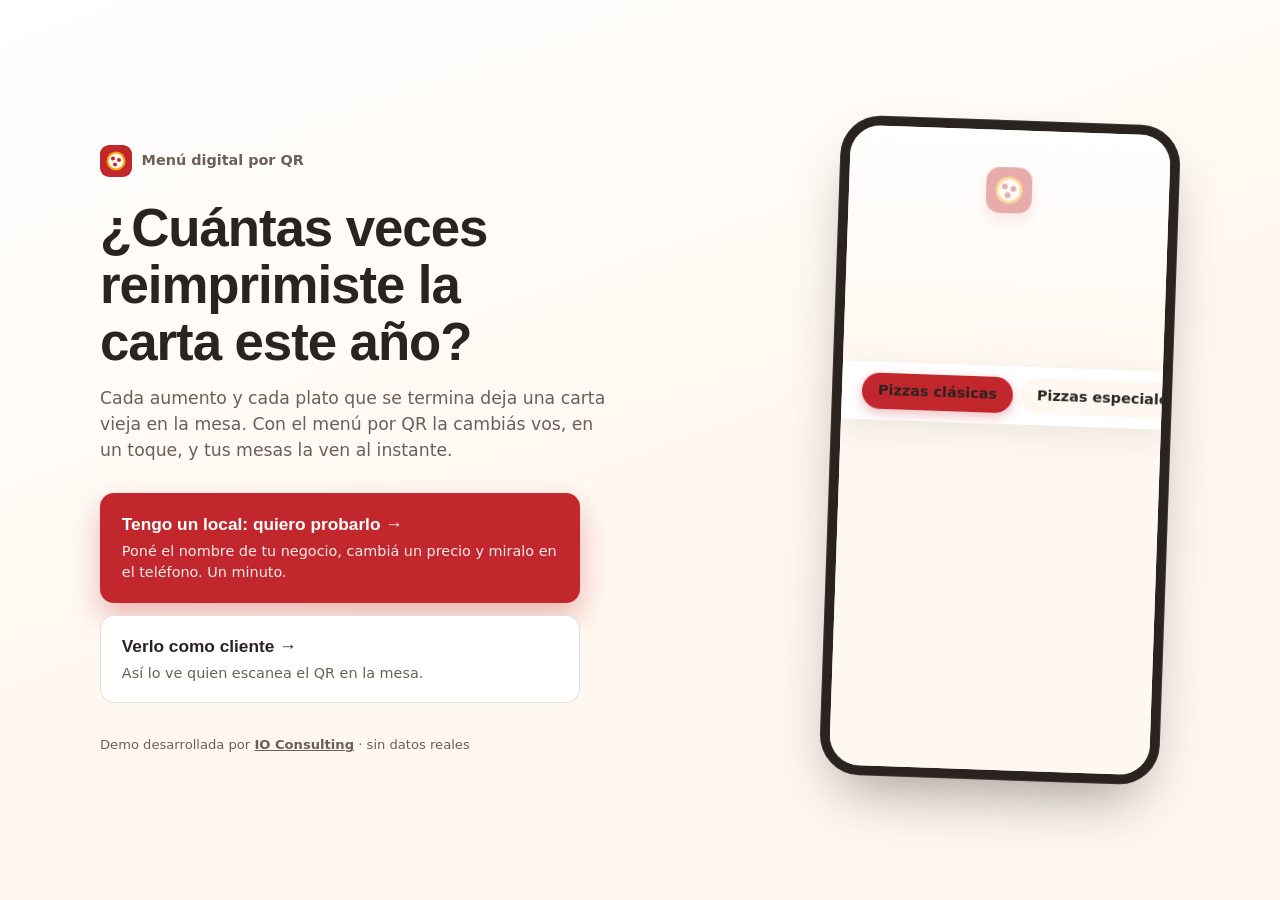
<file: index.html>
<!DOCTYPE html>
<html lang="es">
<head>
<meta charset="UTF-8">
<meta name="viewport" content="width=device-width, initial-scale=1.0">
<title>Menú digital por QR — Demo de IO Consulting</title>
<meta name="description" content="¿Cuántas veces reimprimiste la carta este año? Con el menú por QR cambiás un precio en un toque y tus mesas lo ven al instante. Probalo con tu local.">
<meta name="theme-color" content="#c1272d">
<meta http-equiv="Content-Security-Policy" content="default-src 'self'; style-src 'self' https://fonts.googleapis.com; font-src https://fonts.gstatic.com; img-src 'self' data:; base-uri 'self'; form-action 'none'">
<link rel="canonical" href="https://ioconsultingarg.github.io/menu-qr-demo/">
<link rel="icon" href="assets/favicon.svg" type="image/svg+xml">
<meta property="og:type" content="website">
<meta property="og:locale" content="es_AR">
<meta property="og:url" content="https://ioconsultingarg.github.io/menu-qr-demo/">
<meta property="og:title" content="¿Cuántas veces reimprimiste la carta este año?">
<meta property="og:description" content="Con el menú por QR cambiás un precio en un toque y tus mesas lo ven al instante. Probalo con tu local.">
<meta property="og:image" content="https://ioconsultingarg.github.io/menu-qr-demo/assets/og.png">
<meta property="og:image:width" content="1200">
<meta property="og:image:height" content="630">
<meta name="twitter:card" content="summary_large_image">
<meta name="twitter:image" content="https://ioconsultingarg.github.io/menu-qr-demo/assets/og.png">
<link rel="preconnect" href="https://fonts.googleapis.com">
<link rel="preconnect" href="https://fonts.gstatic.com" crossorigin>
<link href="https://fonts.googleapis.com/css2?family=Poppins:wght@600;700&family=Inter:wght@400;500;600&display=swap" rel="stylesheet">
<link rel="stylesheet" href="css/styles.css?v=7">
</head>
<body class="entrada-body">

<main class="container container-wide entrada">

  <div class="entrada-texto">
    <p class="entrada-marca">
      <img src="assets/favicon.svg" alt="" width="32" height="32">
      Menú digital por QR
    </p>
    <h1>¿Cuántas veces reimprimiste la carta este año?</h1>
    <p class="entrada-bajada">Cada aumento y cada plato que se termina deja una carta vieja en la mesa. Con el menú por QR la cambiás vos, en un toque, y tus mesas la ven al instante.</p>

    <div class="puertas">
      <a class="puerta puerta-principal" href="admin.html">
        <span class="puerta-titulo">Tengo un local: quiero probarlo</span>
        <span class="puerta-detalle">Poné el nombre de tu negocio, cambiá un precio y miralo en el teléfono. Un minuto.</span>
      </a>
      <a class="puerta" href="menu.html">
        <span class="puerta-titulo">Verlo como cliente</span>
        <span class="puerta-detalle">Así lo ve quien escanea el QR en la mesa.</span>
      </a>
    </div>

    <p class="entrada-pie">Demo desarrollada por <a href="https://ioconsulting.com.ar" target="_blank" rel="noopener">IO Consulting</a> · sin datos reales</p>
  </div>

  <div class="entrada-telefono">
    <div class="phone">
      <iframe src="menu.html?v=6" title="El menú de ejemplo, como se ve en un teléfono" loading="lazy"></iframe>
    </div>
  </div>

</main>

</body>
</html>
</file>
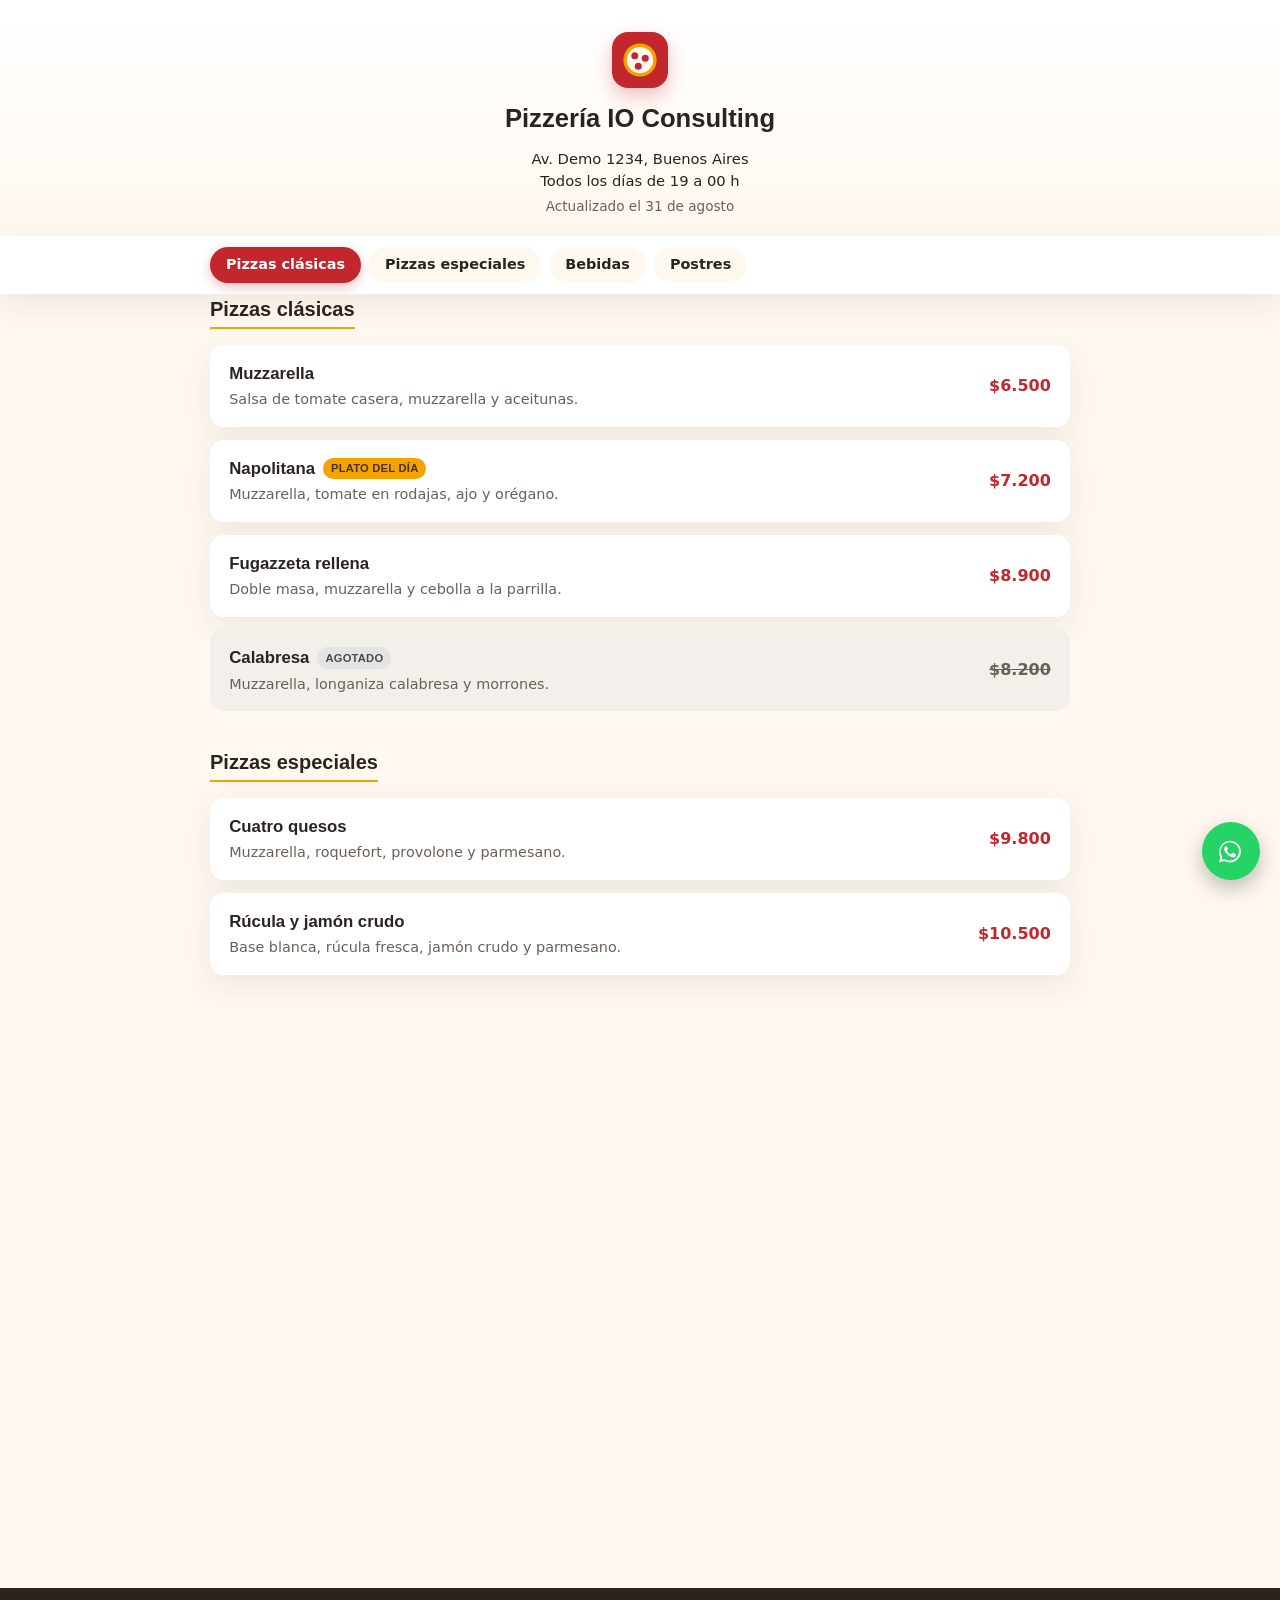
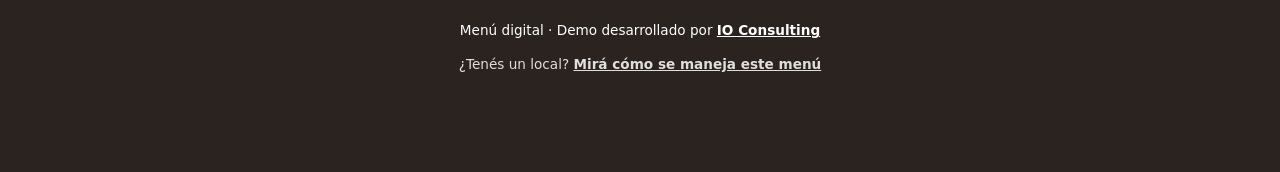
<file: menu.html>
<!DOCTYPE html>
<html lang="es">
<head>
<meta charset="UTF-8">
<meta name="viewport" content="width=device-width, initial-scale=1.0">
<title>Menú — Pizzería IO Consulting</title>
<meta name="description" content="Menú digital de Pizzería IO Consulting. Escaneá el QR de la mesa y pedí por WhatsApp.">
<meta name="theme-color" content="#c1272d">
<meta http-equiv="Content-Security-Policy" content="default-src 'self'; script-src 'self'; style-src 'self' https://fonts.googleapis.com; font-src https://fonts.gstatic.com; img-src 'self' data:; connect-src 'self'; base-uri 'self'; form-action 'none'">
<link rel="canonical" href="https://ioconsultingarg.github.io/menu-qr-demo/menu.html">
<link rel="icon" href="assets/favicon.svg" type="image/svg+xml">
<meta property="og:type" content="website">
<meta property="og:locale" content="es_AR">
<meta property="og:url" content="https://ioconsultingarg.github.io/menu-qr-demo/menu.html">
<meta property="og:title" content="Menú digital por QR — Demo de IO Consulting">
<meta property="og:description" content="El QR de la mesa no cambia; los precios y los platos sí, sin reimprimir la carta.">
<meta property="og:image" content="https://ioconsultingarg.github.io/menu-qr-demo/assets/og.png">
<meta property="og:image:width" content="1200">
<meta property="og:image:height" content="630">
<meta name="twitter:card" content="summary_large_image">
<meta name="twitter:image" content="https://ioconsultingarg.github.io/menu-qr-demo/assets/og.png">
<link rel="preconnect" href="https://fonts.googleapis.com">
<link rel="preconnect" href="https://fonts.gstatic.com" crossorigin>
<link href="https://fonts.googleapis.com/css2?family=Poppins:wght@600;700&family=Inter:wght@400;500;600&display=swap" rel="stylesheet">
<link rel="stylesheet" href="css/styles.css?v=7">
</head>
<body>

<header class="menu-header">
  <div class="container">
    <img class="menu-logo" id="logoNegocio" src="assets/favicon.svg" alt="" width="56" height="56">
    <div class="menu-logo menu-monograma" id="monogramaNegocio" aria-hidden="true" hidden></div>
    <h1 id="nombreNegocio">Pizzería IO Consulting</h1>
    <p class="menu-meta" id="datosNegocio" hidden></p>
    <p class="menu-updated">Actualizado el <span id="fechaActualizado">—</span></p>
  </div>
</header>

<nav class="category-nav" id="categoryNav" aria-label="Categorías del menú"></nav>

<main class="container">
  <div id="menuContent" aria-live="polite">
    <p class="loading">Cargando el menú…</p>
  </div>
</main>

<footer class="site-footer site-footer--flotante">
  <div class="container">
    <p>Menú digital · Demo desarrollado por <a href="https://ioconsulting.com.ar" target="_blank" rel="noopener">IO Consulting</a></p>
    <p class="footer-dueno">¿Tenés un local? <a href="admin.html">Mirá cómo se maneja este menú</a></p>
  </div>
</footer>

<a id="whatsappFloat" class="whatsapp-float" href="#" target="_blank" rel="noopener" aria-label="Pedir por WhatsApp">
  <svg width="30" height="30" viewBox="0 0 24 24" fill="white" aria-hidden="true"><path d="M17.6 6.3A8.9 8.9 0 0 0 3.6 17l-1.1 4 4.1-1a8.9 8.9 0 0 0 4.4 1.2h0A8.9 8.9 0 0 0 20 12.9a8.8 8.8 0 0 0-2.4-6.6ZM11 19.6a7.4 7.4 0 0 1-3.8-1l-.3-.2-2.5.6.6-2.4-.2-.3a7.4 7.4 0 1 1 13.7-3.9A7.4 7.4 0 0 1 11 19.6Zm4.1-5.5c-.2-.1-1.3-.6-1.5-.7s-.3-.1-.5.1-.6.7-.8.9-.3.2-.5.1a6 6 0 0 1-1.8-1.1 6.7 6.7 0 0 1-1.2-1.5c-.1-.2 0-.4.1-.5l.4-.4.2-.4v-.4c0-.1-.5-1.2-.7-1.6s-.4-.4-.5-.4h-.4a.9.9 0 0 0-.6.3 2.6 2.6 0 0 0-.8 1.9 4.5 4.5 0 0 0 1 2.5 10.3 10.3 0 0 0 4 3.5c.5.2 1 .4 1.3.5a3.1 3.1 0 0 0 1.4.1 2.3 2.3 0 0 0 1.5-1.1 1.9 1.9 0 0 0 .1-1.1c-.1-.1-.2-.2-.4-.3Z"/></svg>
</a>

<script src="js/menu.js?v=6"></script>
</body>
</html>
</file>
<file: css/styles.css>
/* Variables de tema */
:root {
  --color-primary: #c1272d;
  --color-primary-dark: #8f1a1f;
  --color-secondary: #f4a300;
  --color-whatsapp: #25d366;
  --color-bg: #fff8f0;
  --color-bg-alt: #ffffff;
  --color-text: #2b2320;
  --color-text-light: #6b6058;
  --color-danger: #b3261e;
  --font-heading: 'Poppins', sans-serif;
  --font-body: 'Inter', system-ui, sans-serif;
  --radius: 14px;
  --shadow: 0 10px 30px rgba(43, 35, 32, 0.08);
  --max-width: 900px;
  --ease-fluid: cubic-bezier(0.23, 1, 0.32, 1);
}

/* Movimiento: solo transform y opacity, y todo se apaga con "reducir movimiento" (al final del archivo) */
@keyframes entra-fila {
  from { opacity: 0; transform: translateY(12px); }
}
@keyframes entra-escala {
  from { opacity: 0; transform: scale(0.7); }
}
@media (prefers-reduced-motion: no-preference) {
  html { scroll-behavior: smooth; }
}

* { box-sizing: border-box; }

body {
  margin: 0;
  font-family: var(--font-body);
  color: var(--color-text);
  background: var(--color-bg);
  line-height: 1.5;
}

h1, h2, h3 { font-family: var(--font-heading); margin: 0 0 0.4em; }

.container { max-width: var(--max-width); margin: 0 auto; padding: 0 1.25rem; }

/* Header */
.menu-header {
  background: linear-gradient(180deg, var(--color-bg-alt), var(--color-bg));
  padding: 2rem 0 1.2rem;
  text-align: center;
  box-shadow: var(--shadow);
}
.menu-header h1 { font-size: 1.6rem; }
.menu-logo { display: block; margin: 0 auto 0.7rem; border-radius: 16px; box-shadow: 0 8px 18px color-mix(in srgb, var(--color-primary) 28%, transparent); }
.menu-meta { color: var(--color-text); font-size: 0.92rem; font-weight: 500; margin: 0 0 0.25rem; }
.menu-meta span { display: block; }
.menu-updated { color: var(--color-text-light); font-size: 0.85rem; margin: 0; }

/* Category nav */
.category-nav {
  position: sticky;
  top: 0;
  z-index: 20;
  background: var(--color-bg-alt);
  display: flex;
  gap: 0.5rem;
  overflow-x: auto;
  scrollbar-width: none;
  /* en pantallas anchas las categorías se alinean con el contenido, no con el borde */
  padding: 0.7rem max(1.25rem, calc((100% - var(--max-width)) / 2 + 1.25rem));
  box-shadow: var(--shadow);
}
.category-nav::-webkit-scrollbar { display: none; }
.category-nav a {
  position: relative;
  flex: none;
  padding: 0.45rem 1rem;
  border-radius: 999px;
  color: var(--color-text);
  text-decoration: none;
  font-size: 0.9rem;
  font-weight: 600;
  white-space: nowrap;
  transition: color 200ms ease, transform 140ms var(--ease-fluid);
}
/* el fondo de cada categoría va por debajo de la pastilla activa, y el texto por encima */
.category-nav a::before {
  content: '';
  position: absolute;
  inset: 0;
  z-index: -2;
  border-radius: inherit;
  background: var(--color-bg);
}
.category-nav a.active { color: white; }
.category-nav a.active::before { background: transparent; }
.category-nav a:active { transform: scale(0.96); }
.category-indicator {
  position: absolute;
  top: 0;
  left: 0;
  z-index: -1;
  border-radius: 999px;
  background: var(--color-primary);
  box-shadow: 0 4px 12px color-mix(in srgb, var(--color-primary) 30%, transparent);
}
.category-nav.lista .category-indicator {
  transition: transform 340ms var(--ease-fluid), width 340ms var(--ease-fluid);
}

/* Menu content */
main { padding: 1.5rem 0 3rem; }
.category-block { margin-bottom: 2.2rem; scroll-margin-top: 4.5rem; }
.category-title {
  font-size: 1.25rem;
  border-bottom: 2px solid var(--color-secondary);
  display: inline-block;
  padding-bottom: 0.2rem;
  margin-bottom: 1rem;
}

.item-card {
  display: flex;
  justify-content: space-between;
  gap: 1rem;
  background: var(--color-bg-alt);
  border-radius: var(--radius);
  box-shadow: var(--shadow);
  padding: 1rem 1.2rem;
  margin-bottom: 0.8rem;
  transition: transform 200ms var(--ease-fluid), box-shadow 200ms ease;
}
@media (hover: hover) {
  .item-card:not(.agotado):hover { transform: translateY(-2px); box-shadow: 0 14px 34px rgba(43, 35, 32, 0.12); }
}

/* Entrada de cada categoría: el título y después los platos, en escalera (--orden) */
.category-block.espera .category-title,
.category-block.espera .item-card { opacity: 0; }
.category-block.entra .category-title { animation: entra-fila 420ms var(--ease-fluid) both; }
.category-block.entra .item-card {
  animation: entra-fila 480ms var(--ease-fluid) both;
  animation-delay: calc(80ms + var(--orden, 0) * 55ms);
}
.item-card.agotado { background: #f3efea; box-shadow: none; }
.item-card.agotado .item-price { color: var(--color-text-light); text-decoration: line-through; }
.item-info h3 { font-size: 1.05rem; margin-bottom: 0.2rem; display: flex; align-items: center; gap: 0.5rem; flex-wrap: wrap; }
.item-info p { margin: 0; color: var(--color-text-light); font-size: 0.9rem; }
.item-price { font-weight: 700; color: var(--color-primary); white-space: nowrap; align-self: center; }

.badge {
  font-size: 0.7rem;
  font-weight: 700;
  padding: 0.15rem 0.5rem;
  border-radius: 999px;
  text-transform: uppercase;
  letter-spacing: 0.02em;
}
.badge-destacado { background: var(--color-secondary); color: #4a3200; }
.badge-agotado { background: #e4e4e4; color: #4a4a4a; }

.loading { text-align: center; color: var(--color-text-light); padding: 2rem 0; }

/* Footer */
.site-footer { background: var(--color-text); color: white; padding: 1.2rem 0; text-align: center; font-size: 0.85rem; }
.site-footer a { color: white; font-weight: 600; }
/* el botón de WhatsApp queda fijo abajo: el pie le deja lugar para que no tape el texto */
.site-footer--flotante { padding-bottom: calc(1.2rem + 58px + 1.25rem + env(safe-area-inset-bottom, 0px)); }

/* WhatsApp floating button */
.whatsapp-float {
  position: fixed;
  bottom: 1.25rem;
  right: 1.25rem;
  width: 58px;
  height: 58px;
  background: var(--color-whatsapp);
  border-radius: 50%;
  display: flex;
  align-items: center;
  justify-content: center;
  box-shadow: 0 8px 20px rgba(0,0,0,0.25);
  z-index: 30;
  bottom: calc(1.25rem + env(safe-area-inset-bottom, 0px));
  transition: transform 160ms var(--ease-fluid), box-shadow 160ms ease;
  animation: entra-escala 420ms var(--ease-fluid) 500ms both;
}
.whatsapp-float:active { transform: scale(0.93); }
@media (hover: hover) {
  .whatsapp-float:hover { transform: scale(1.06); box-shadow: 0 12px 26px rgba(0,0,0,0.3); }
}

/* Encabezado: el logo y el nombre entran una sola vez, al abrir el menú */
.menu-logo { animation: entra-escala 520ms var(--ease-fluid) both; }
.menu-header h1, .menu-meta, .menu-updated { animation: entra-fila 480ms var(--ease-fluid) both; }
.menu-header h1 { animation-delay: 90ms; }
.menu-meta { animation-delay: 150ms; }
.menu-updated { animation-delay: 200ms; }

/* Buttons (admin) */
.btn {
  display: inline-flex;
  align-items: center;
  gap: 0.5rem;
  padding: 0.7rem 1.3rem;
  border-radius: 999px;
  font-weight: 600;
  text-decoration: none;
  border: none;
  cursor: pointer;
  font-size: 0.95rem;
  transition: transform 140ms var(--ease-fluid), filter 160ms ease;
}
.btn:active { transform: scale(0.97); }
@media (hover: hover) {
  .btn:hover { filter: brightness(1.08); }
}
.btn-primary { background: var(--color-primary); color: white; }
.btn-whatsapp { background: #0f7a40; color: white; }
.btn-danger { background: transparent; color: var(--color-danger); border: 1px solid var(--color-danger); padding: 0.4rem 0.9rem; font-size: 0.85rem; }

/* Admin */
.admin-body { background: var(--color-bg); }
.admin-main { padding: 1.5rem 0 3rem; display: flex; flex-direction: column; gap: 1.5rem; }
.admin-panel {
  background: var(--color-bg-alt);
  border-radius: var(--radius);
  box-shadow: var(--shadow);
  padding: 1.4rem;
}
.admin-panel-note { background: #fff3e0; }
.admin-panel-header { display: flex; justify-content: space-between; align-items: center; flex-wrap: wrap; gap: 0.6rem; }
.admin-hint { color: var(--color-text-light); font-size: 0.9rem; }
.qr-box { display: flex; justify-content: center; padding: 1rem 0; }

.edit-row {
  display: grid;
  grid-template-columns: 1fr;
  gap: 0.6rem;
  border: 1px solid rgba(0,0,0,0.08);
  border-radius: 10px;
  padding: 1rem;
  margin-bottom: 0.8rem;
}
.edit-row input[type="text"], .edit-row input[type="number"], .edit-row select {
  width: 100%;
  padding: 0.5rem 0.6rem;
  border: 1px solid rgba(0,0,0,0.15);
  border-radius: 8px;
  font-family: inherit;
  font-size: 0.9rem;
}
.edit-row label { font-size: 0.8rem; font-weight: 600; color: var(--color-text-light); display: block; margin-bottom: 0.2rem; }
.edit-row label > input[type="text"], .edit-row label > input[type="number"] { margin-top: 0.2rem; }
.edit-row-full { grid-column: 1 / -1; }
.admin-add { display: flex; align-items: center; gap: 0.6rem; flex-wrap: wrap; }
.admin-add label { font-size: 0.85rem; font-weight: 600; color: var(--color-text-light); }
.admin-add select { padding: 0.55rem 0.6rem; border: 1px solid rgba(0,0,0,0.15); border-radius: 8px; font-family: inherit; font-size: 0.9rem; background: white; }
.edit-row-toggles { display: flex; gap: 1.2rem; align-items: center; flex-wrap: wrap; }
.edit-row-toggles label { display: flex; align-items: center; gap: 0.4rem; font-weight: 500; color: var(--color-text); }
.edit-row-footer { display: flex; justify-content: space-between; align-items: center; margin-top: 0.4rem; }
.category-heading-edit { font-weight: 700; margin: 1.2rem 0 0.4rem; }

@media (min-width: 640px) {
  .edit-row { grid-template-columns: 2fr 1fr; }
  .edit-row-toggles, .edit-row-footer { grid-column: 1 / -1; }
}

/* Monograma: el logo de un negocio que puso su propio nombre */
.menu-monograma {
  width: 56px;
  height: 56px;
  display: flex;
  align-items: center;
  justify-content: center;
  background: var(--color-primary);
  color: white;
  font-family: var(--font-heading);
  font-weight: 700;
  font-size: 1.35rem;
  letter-spacing: 0.02em;
}
.menu-monograma[hidden], .menu-logo[hidden] { display: none; }

/* El plato que el dueño acaba de cambiar en el panel se marca un instante */
@keyframes cambio {
  0% { box-shadow: 0 0 0 3px var(--color-primary), var(--shadow); transform: scale(1.025); }
  100% { box-shadow: 0 0 0 3px transparent, var(--shadow); transform: scale(1); }
}
.item-card.cambio { animation: cambio 900ms var(--ease-fluid) both; }

.footer-dueno { margin: 0.6rem 0 0; opacity: 0.85; }

/* Adentro del teléfono del panel: sin barra de scroll y sin el enlace que abriría el panel dentro de sí mismo */
.en-vista-previa { scrollbar-width: none; }
.en-vista-previa::-webkit-scrollbar { display: none; }
.en-vista-previa .footer-dueno { display: none; }

.sr-only {
  position: absolute;
  width: 1px;
  height: 1px;
  padding: 0;
  margin: -1px;
  overflow: hidden;
  clip: rect(0, 0, 0, 0);
  white-space: nowrap;
  border: 0;
}

/* Panel del dueño: a la izquierda se cambia, a la derecha se ve */
.container-wide { max-width: 1120px; }
.admin-layout { padding: 1.5rem 1.25rem 3rem; display: grid; gap: 1.5rem; }
.admin-col { display: flex; flex-direction: column; gap: 1.5rem; min-width: 0; }
.admin-step {
  margin: 0 0 0.3rem;
  font-size: 0.72rem;
  font-weight: 700;
  letter-spacing: 0.08em;
  text-transform: uppercase;
  color: var(--color-primary);
}
.admin-hint-chica { font-size: 0.8rem; margin-bottom: 0; }
.admin-field { display: block; margin-top: 1rem; font-size: 0.85rem; font-weight: 600; color: var(--color-text-light); }
.admin-field input {
  display: block;
  width: 100%;
  margin-top: 0.3rem;
  padding: 0.75rem 0.9rem;
  border: 1px solid rgba(0,0,0,0.18);
  border-radius: 10px;
  font-family: inherit;
  font-size: 1.05rem;
  font-weight: 600;
  color: var(--color-text);
}
.admin-field input:focus-visible, .edit-row input:focus-visible, .admin-add select:focus-visible {
  outline: 2px solid var(--color-primary);
  outline-offset: 1px;
}

.swatches { border: 0; padding: 0; margin: 1rem 0 0; display: flex; flex-wrap: wrap; align-items: center; gap: 0.6rem; }
.swatches legend { padding: 0; margin-bottom: 0.4rem; font-size: 0.85rem; font-weight: 600; color: var(--color-text-light); }
.swatch {
  position: relative;
  width: 40px;
  height: 40px;
  border-radius: 50%;
  cursor: pointer;
  transition: transform 160ms var(--ease-fluid);
}
.swatch input { position: absolute; inset: 0; width: 100%; height: 100%; margin: 0; opacity: 0; cursor: pointer; }
.swatch:has(input:checked) { box-shadow: 0 0 0 3px var(--color-bg-alt), 0 0 0 5px var(--color-text); transform: scale(1.06); }
.swatch:has(input:focus-visible) { outline: 2px solid var(--color-text); outline-offset: 5px; }
.swatch:active { transform: scale(0.94); }
.swatch--rojo { background: #c1272d; }
.swatch--naranja { background: #b45309; }
.swatch--verde { background: #0f7a40; }
.swatch--azul { background: #1d4ed8; }
.swatch--violeta { background: #6d28d9; }
.swatch--grafito { background: #2b2320; }

.palancas { margin: 0.9rem 0 0.4rem; padding: 0; list-style: none; display: grid; gap: 0.3rem; font-size: 0.9rem; color: var(--color-text-light); }
.palancas strong { color: var(--color-text); }

@keyframes fila-nueva {
  from { opacity: 0; transform: translateY(-8px); background: color-mix(in srgb, var(--color-primary) 12%, transparent); }
}
.edit-row-nueva { animation: fila-nueva 600ms var(--ease-fluid) both; }

.admin-cta { background: var(--color-text); color: white; text-align: center; padding: 2rem 1.4rem; }
.admin-cta h2 { font-size: 1.5rem; }
.admin-cta p { margin: 0.4rem auto 1.2rem; max-width: 44ch; opacity: 0.9; }
.admin-cta .admin-hint { color: white; opacity: 0.7; margin: 0.9rem auto 0; }
.btn-cta { background: white; color: var(--color-text); font-size: 1.05rem; padding: 0.9rem 1.8rem; box-shadow: 0 10px 24px rgba(0, 0, 0, 0.25); }
.btn-secondary { background: transparent; color: var(--color-text); border: 1px solid rgba(0,0,0,0.25); }

.admin-detalle summary { cursor: pointer; font-weight: 600; font-size: 0.9rem; color: var(--color-text-light); }
.admin-detalle p { font-size: 0.9rem; color: var(--color-text-light); }

.menu-volver { margin: 0 0 0.6rem; font-size: 0.85rem; }
.menu-volver a { color: var(--color-text-light); text-decoration: none; font-weight: 600; }
.menu-volver a:hover { color: var(--color-text); }

/* La cuenta del dueño: dos números suyos y el total */
.cuenta { display: grid; gap: 0 1rem; }
@media (min-width: 560px) {
  .cuenta { grid-template-columns: 1fr 1fr; }
}
.cuenta-resultado {
  margin: 1.2rem 0 0;
  padding: 1rem 1.1rem;
  border-radius: 12px;
  background: var(--color-bg);
  color: var(--color-text-light);
  font-size: 0.95rem;
  transition: background-color 240ms ease, color 240ms ease;
}
.cuenta-resultado.cuenta-lista { background: color-mix(in srgb, var(--color-primary) 9%, white); color: var(--color-text); font-size: 1.05rem; }
.cuenta-resultado strong { font-family: var(--font-heading); font-size: 1.5rem; color: var(--color-primary); white-space: nowrap; }

/* Entrada: el problema primero, y dos puertas */
.entrada-body { min-height: 100vh; min-height: 100dvh; display: flex; background: linear-gradient(160deg, var(--color-bg-alt), var(--color-bg) 55%); }
.entrada { width: 100%; display: grid; align-items: center; gap: 2.5rem; padding-top: 2.5rem; padding-bottom: 2.5rem; }
.entrada-marca { display: flex; align-items: center; gap: 0.6rem; margin: 0 0 1.4rem; font-weight: 600; font-size: 0.9rem; color: var(--color-text-light); }
.entrada-marca img { border-radius: 9px; }
.entrada h1 { font-size: clamp(2rem, 6.2vw, 3.3rem); line-height: 1.08; letter-spacing: -0.02em; margin-bottom: 1rem; text-wrap: balance; }
.entrada-bajada { margin: 0 0 1.8rem; max-width: 46ch; font-size: 1.08rem; color: var(--color-text-light); text-wrap: pretty; }
.puertas { display: grid; gap: 0.8rem; max-width: 30rem; }
.puerta {
  display: block;
  padding: 1.1rem 1.3rem;
  border-radius: var(--radius);
  background: var(--color-bg-alt);
  border: 1px solid rgba(43, 35, 32, 0.14);
  color: var(--color-text);
  text-decoration: none;
  transition: transform 160ms var(--ease-fluid), box-shadow 200ms ease, border-color 200ms ease;
}
.puerta-titulo { display: block; font-family: var(--font-heading); font-weight: 600; font-size: 1.08rem; }
.puerta-titulo::after { content: '\00a0→'; }
.puerta-detalle { display: block; margin-top: 0.2rem; font-size: 0.9rem; color: var(--color-text-light); }
.puerta-principal { background: var(--color-primary); border-color: transparent; color: white; box-shadow: 0 14px 30px color-mix(in srgb, var(--color-primary) 32%, transparent); }
.puerta-principal .puerta-detalle { color: white; opacity: 0.9; }
.puerta:active { transform: scale(0.98); }
@media (hover: hover) {
  .puerta:hover { transform: translateY(-2px); box-shadow: 0 16px 34px rgba(43, 35, 32, 0.14); border-color: rgba(43, 35, 32, 0.3); }
  .puerta-principal:hover { box-shadow: 0 18px 38px color-mix(in srgb, var(--color-primary) 42%, transparent); border-color: transparent; }
}
.entrada-pie { margin: 2rem 0 0; font-size: 0.82rem; color: var(--color-text-light); }
.entrada-pie a { color: inherit; font-weight: 600; }
.entrada-telefono { display: none; }
.entrada-marca, .entrada h1, .entrada-bajada, .puerta, .entrada-pie { animation: entra-fila 560ms var(--ease-fluid) both; }
.entrada h1 { animation-delay: 70ms; }
.entrada-bajada { animation-delay: 150ms; }
.puerta-principal { animation-delay: 240ms; }
.puerta:not(.puerta-principal) { animation-delay: 310ms; }
.entrada-pie { animation-delay: 400ms; }
@media (min-width: 900px) {
  .entrada { grid-template-columns: minmax(0, 1.15fr) 360px; gap: 4rem; }
  .entrada-telefono { display: block; animation: entra-fila 700ms var(--ease-fluid) 200ms both; }
  .entrada-telefono .phone { height: min(660px, calc(100vh - 5rem)); transform: rotate(2deg); }
}

/* Teléfono con el menú en vivo */
.preview { min-width: 0; }
.preview-label { display: flex; align-items: center; justify-content: center; gap: 0.5rem; margin: 0 0 0.8rem; font-size: 0.85rem; font-weight: 600; color: var(--color-text-light); }
@keyframes latido {
  0%, 100% { opacity: 1; }
  50% { opacity: 0.35; }
}
.preview-dot { width: 8px; height: 8px; border-radius: 50%; background: #0f7a40; animation: latido 1.8s ease-in-out infinite; }
.phone {
  width: min(100%, 340px);
  height: 600px;
  margin: 0 auto;
  padding: 10px;
  border-radius: 40px;
  background: var(--color-text);
  box-shadow: 0 30px 60px -20px rgba(43, 35, 32, 0.45), 0 0 0 1px rgba(255,255,255,0.08) inset;
}
.phone iframe { display: block; width: 100%; height: 100%; border: 0; border-radius: 30px; background: var(--color-bg); }

@media (min-width: 900px) {
  .admin-layout { grid-template-columns: minmax(0, 1fr) 360px; align-items: start; }
  .preview { position: sticky; top: 1.25rem; }
  .phone { height: min(680px, calc(100vh - 5rem)); }
}
/* en el celular el teléfono va arriba y queda fijo: lo que se toca abajo se ve cambiar arriba */
@media (max-width: 899px) {
  .preview { order: -1; position: sticky; top: 0; z-index: 10; margin: 0 -1.25rem; padding: 0.6rem 1.25rem; background: var(--color-bg); box-shadow: var(--shadow); }
  .preview-label { margin-bottom: 0.5rem; }
  .phone { height: 38vh; min-height: 250px; padding: 6px; border-radius: 26px; }
  .phone iframe { border-radius: 20px; }
}

/* Avisos del panel: entran y salen por abajo */
@keyframes aviso-entra {
  from { opacity: 0; transform: translateY(12px); }
}
.avisos { position: fixed; inset-inline: 0; bottom: 1.25rem; z-index: 60; display: flex; flex-direction: column; align-items: center; gap: 0.5rem; padding: 0 1rem; pointer-events: none; }
.aviso {
  max-width: 28rem;
  padding: 0.75rem 1.1rem;
  border-radius: 12px;
  background: var(--color-text);
  color: white;
  font-size: 0.9rem;
  font-weight: 500;
  box-shadow: 0 10px 28px rgba(0,0,0,0.25);
  animation: aviso-entra 280ms var(--ease-fluid) both;
  transition: opacity 240ms ease, transform 240ms var(--ease-fluid);
}
.aviso-sale { animation: none; opacity: 0; transform: translateY(12px); }

@media (prefers-reduced-motion: reduce) {
  *,
  *::before,
  *::after {
    animation-duration: 0.01ms !important;
    animation-delay: 0ms !important;
    animation-iteration-count: 1 !important;
    transition-duration: 0.01ms !important;
    scroll-behavior: auto !important;
  }
}
</file>
